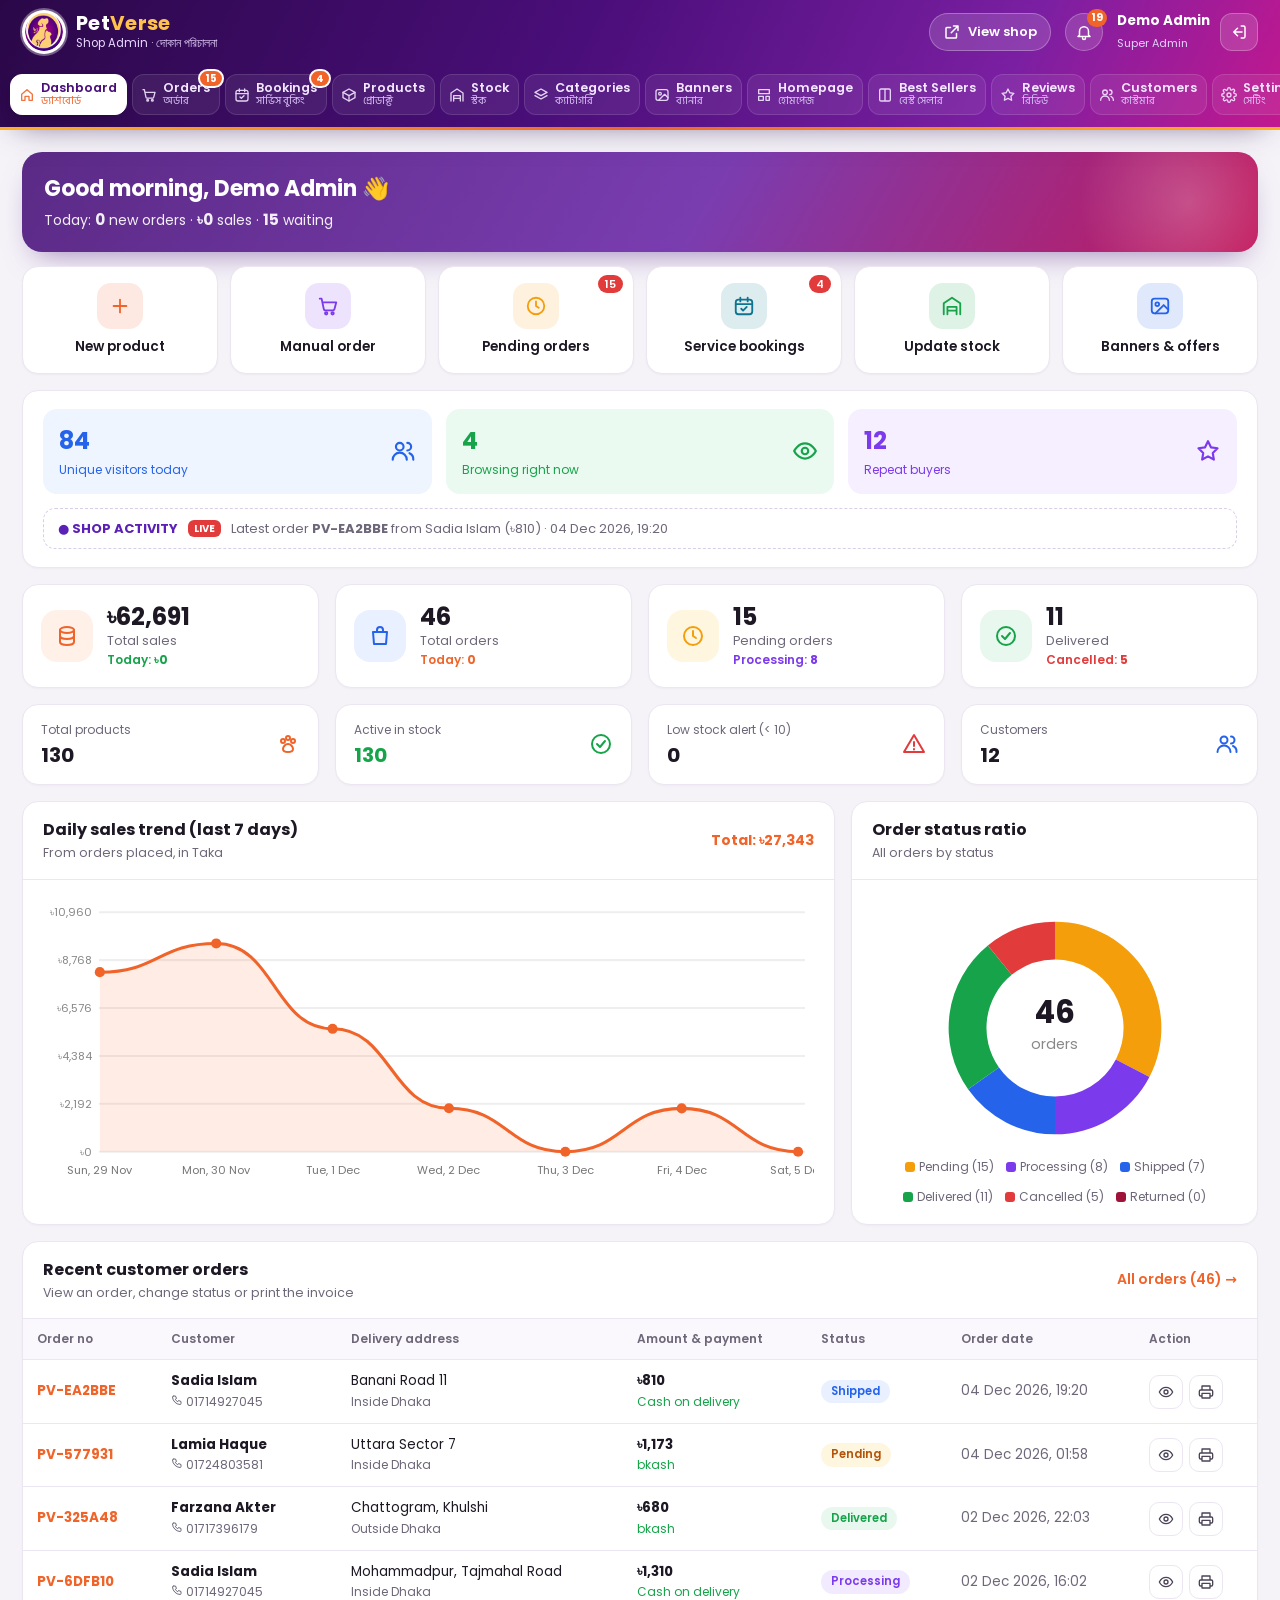
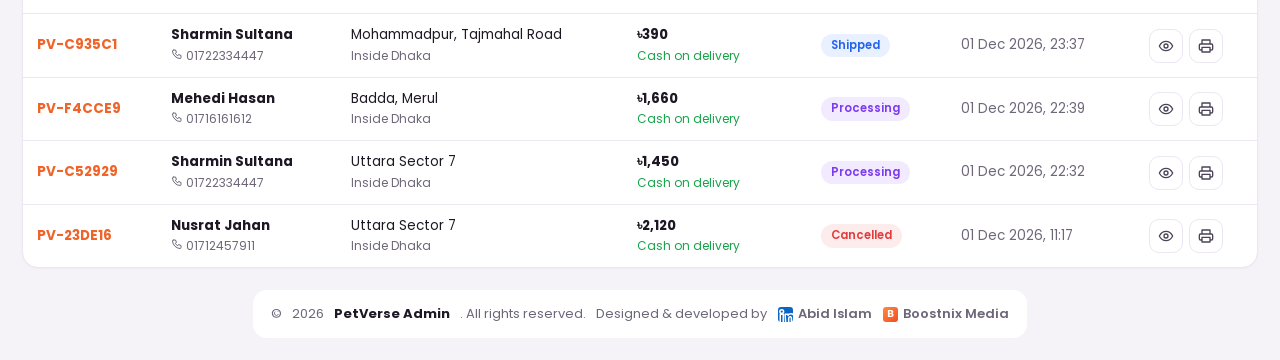
<file: admin/index.html>
<!doctype html>
<html lang="en">
<head>
<meta charset="utf-8">
<meta name="viewport" content="width=device-width,initial-scale=1">
<meta name="robots" content="noindex,nofollow">
<title>PetVerse Admin</title>
<link rel="icon" type="image/png" sizes="192x192" href="../img/icon-192.png"><link rel="apple-touch-icon" href="../apple-touch-icon.png">
<link rel="preconnect" href="https://fonts.googleapis.com"><link rel="preconnect" href="https://fonts.gstatic.com" crossorigin>
<link href="https://fonts.googleapis.com/css2?family=Poppins:wght@400;500;600;700;800&family=Hind+Siliguri:wght@400;500;600;700&display=swap" rel="stylesheet">
<link rel="stylesheet" href="admin.css?v=3.0">
</head>
<body>

<section id="login" class="login-wrap" hidden>
 <form class="login" id="loginForm">
  <img src="../img/logo-mark.webp" alt="PetVerse">
  <h2>PetVerse Admin</h2>
  <p id="loginHint">Sign in to manage your shop · দোকান চালাতে লগইন করুন</p>
  <input name="user" type="hidden" value="" autocomplete="off">
  <input name="pass" type="password" placeholder="Password" autocomplete="current-password" required minlength="8" autofocus>
  <button class="btn" style="width:100%">Sign in</button>
  <div class="err" id="loginErr"></div>
 </form>
</section>

<div id="app" class="app" hidden>
 <header class="hd">
  <div class="hd-in">
   <a class="brand" href="#dashboard"><img src="../img/logo-mark.webp" alt=""><span><b class="notr">Pet<em>Verse</em></b><small>Shop Admin · দোকান পরিচালনা</small></span></a>
   <h1 id="pageTitle" hidden>Dashboard</h1>
   <span class="hd-sp"></span>
   <a class="hd-shop" href="../" target="_blank" rel="noopener"><svg viewBox="0 0 24 24"><path d="M14 4h6v6M20 4l-9 9M18 14v5a1 1 0 0 1-1 1H5a1 1 0 0 1-1-1V7a1 1 0 0 1 1-1h5"/></svg><span>View shop</span></a>
   <div class="bell-wrap"><button class="ic bell" onclick="toggleBell()" aria-label="Notifications"><svg viewBox="0 0 24 24"><path d="M6 16V11a6 6 0 1 1 12 0v5l2 2H4zM10 20a2 2 0 0 0 4 0"/></svg><b id="bellN" hidden>0</b></button><div class="bell-pop" id="bellPop" hidden></div></div>
   <div class="me"><div><b id="meName">Admin</b><small id="meRole">Super Admin</small></div><button class="ic" title="Log out · লগ আউট" onclick="logout()"><svg viewBox="0 0 24 24"><path d="M15 4h3a2 2 0 0 1 2 2v12a2 2 0 0 1-2 2h-3M10 17l-5-5 5-5M5 12h11"/></svg></button></div>
  </div>
  <nav id="nav" class="tnav" aria-label="Admin menu"></nav>
 </header>
 <div class="main">
  <main id="view" class="view"></main>
  <footer class="foot">© <span id="yr"></span> <b>PetVerse Admin</b>. All rights reserved.<span class="sig notr"><span>Designed &amp; developed by</span><a href="https://www.linkedin.com/in/abid-islam-a926ab2b5/" target="_blank" rel="noopener author"><span class="sg-i sg-li"><svg width="9" height="9" viewBox="0 0 24 24" fill="currentColor" aria-hidden="true"><path d="M4.98 3.5a2.5 2.5 0 1 1 0 5 2.5 2.5 0 0 1 0-5zM3 9.5h4V21H3zM9.5 9.5h3.8v1.6h.06c.53-1 1.83-2.06 3.77-2.06 4.03 0 4.77 2.65 4.77 6.1V21h-4v-5.1c0-1.22-.02-2.78-1.7-2.78-1.7 0-1.96 1.33-1.96 2.7V21h-4z"/></svg></span>Abid Islam</a><a href="https://boostnixmedia.com/" target="_blank" rel="noopener"><span class="sg-i sg-bx">B</span>Boostnix Media</a></span></footer>
 </div>
</div>

<nav class="tabbar" id="tabbar">
 <a href="#dashboard" data-r="dashboard"><svg viewBox="0 0 24 24"><path d="M4 11l8-7 8 7v9h-5v-6H9v6H4z"/></svg><span>Home</span></a>
 <a href="#orders" data-r="orders"><svg viewBox="0 0 24 24"><path d="M3 4h2l2.4 11.2a2 2 0 0 0 2 1.6h7.7a2 2 0 0 0 2-1.5L21 8H6"/></svg><span>Orders</span><b id="tbN" hidden></b></a>
 <a href="#product/new" class="add" data-r="product"><svg viewBox="0 0 24 24"><path d="M12 5v14M5 12h14"/></svg><span>Add</span></a>
 <a href="#products" data-r="products"><svg viewBox="0 0 24 24"><path d="M21 8l-9-5-9 5 9 5 9-5zM3 8v8l9 5 9-5V8M12 13v8"/></svg><span>Products</span></a>
 <a href="#bookings" data-r="bookings"><svg viewBox="0 0 24 24"><rect x="3" y="5" width="18" height="16" rx="3"/><path d="M3 10h18M8 3v4M16 3v4"/></svg><span>Bookings</span><b id="tbB" hidden></b></a>
</nav>
<div class="modal" id="modal" hidden><div class="modal-bg" onclick="closeModal()"></div><div class="modal-box" id="modalBox"></div></div>
<div class="toast" id="toast"></div>
<script>window.PV_PREFIX = "pvd"; /* demo storage name: give every shop its own (e.g. "cgd", "llx", "jbz") */</script>
<script src="admin.js?v=3.0"></script>
<script src="bookings.js?v=3.0"></script>
<script src="admin2.js?v=3.0"></script>
<script src="pv-top.js?v=3.0"></script>
<script src="pwd-eye.js?v=1"></script>
</body>
</html>
</file>
<file: admin/admin.css>
[hidden]{display:none!important}
:root{--pu:#5b2a86;--pu2:#7a3db0;--ac:#f0642a;--ac2:#ff8a3d;--mg:#c2185b;--side:#16121d;--side2:#221b2c;--bg:#f5f3f8;--card:#fff;--line:#ebe6f1;--mu:#6e6779;--ink:#1d1824;--gr:#16a34a;--gr2:#e8f8ee;--rd:#e23b3b;--rd2:#fdecec;--yl:#f59e0b;--yl2:#fff6e0;--bl:#2563eb;--bl2:#e9f0ff;--vi:#7c3aed;--vi2:#f2ebff;--r:16px}
*{box-sizing:border-box}html,body{margin:0}body{font:14px/1.5 Poppins,system-ui,sans-serif;background:var(--bg);color:var(--ink)}
button,input,select,textarea{font:inherit;color:inherit}a{color:var(--pu)}svg{width:18px;height:18px;fill:none;stroke:currentColor;stroke-width:2;stroke-linecap:round;stroke-linejoin:round;flex:none}
.demo{background:#ffd54a;color:#3a2a00;text-align:center;padding:7px 12px;font-weight:600;font-size:12.5px;position:relative;z-index:60}
/* login */
.login-wrap{min-height:100vh;display:grid;place-items:center;background:radial-gradient(circle at 20% 10%,#efe4fb,transparent 50%),var(--bg);padding:20px}
.login{width:min(400px,100%);background:#fff;border-radius:24px;padding:30px;box-shadow:0 30px 70px rgba(60,20,90,.14);text-align:center;display:grid;gap:10px}
.login img{width:84px;margin:0 auto}.login h2{margin:0}.login p{margin:0 0 6px;color:var(--mu)}
input,select,textarea{width:100%;padding:10px 12px;border:1px solid var(--line);border-radius:12px;background:#fff;outline:none;transition:.15s}
input:focus,select:focus,textarea:focus{border-color:var(--ac);box-shadow:0 0 0 3px rgba(240,100,42,.12)}textarea{min-height:90px;resize:vertical}
.err{color:var(--rd);min-height:18px;font-size:13px}
/* layout */
.app{display:flex;min-height:100vh}
.side{width:250px;background:var(--side);color:#cfc8da;position:fixed;inset:0 auto 0 0;display:flex;flex-direction:column;z-index:40}
.brand{display:flex;gap:10px;align-items:center;padding:16px 16px 14px;border-bottom:1px solid #2a2333;text-decoration:none}
.brand img{width:42px;height:42px;border-radius:12px;background:#fff;padding:2px}.brand b{display:block;color:#fff;font-size:18px;line-height:1.1}.brand em{font-style:normal;color:var(--ac2)}.brand small{color:#8f86a0;font-size:11px}
#nav{flex:1;overflow-y:auto;padding:12px 10px;scrollbar-width:thin;scrollbar-color:#3a3146 transparent}
.nv{display:flex;align-items:center;gap:11px;padding:9px 12px;border-radius:11px;color:#d6cfe0;text-decoration:none;font-weight:500;font-size:13.5px;margin-bottom:2px;cursor:pointer;border:0;background:none;width:100%;text-align:left}
.nv:hover{background:var(--side2);color:#fff}.nv.on{background:linear-gradient(90deg,rgba(240,100,42,.25),rgba(240,100,42,.08));color:var(--ac2)}
.nv .bd{margin-left:auto;background:var(--ac);color:#fff;font-size:11px;font-weight:700;border-radius:99px;min-width:20px;height:20px;display:grid;place-items:center;padding:0 6px}.nv .live{margin-left:auto;background:var(--gr);color:#fff;font-size:10px;font-weight:700;border-radius:6px;padding:1px 6px}
.nv .chev{margin-left:auto;transition:.2s}.grp.open .chev{transform:rotate(180deg)}
.sub{display:none;padding:2px 0 6px 16px;border-left:1px solid #2f2738;margin:0 0 4px 22px}.grp.open .sub{display:block}.sub .nv{font-size:13px;padding:7px 10px}
.nv.store{color:#6ab0ff}
.me{display:flex;align-items:center;justify-content:space-between;padding:14px 16px;border-top:1px solid #2a2333}.me b{color:#fff;display:block;font-size:13.5px}.me small{color:#8f86a0;font-size:11.5px}
.ic{border:0;background:none;cursor:pointer;width:38px;height:38px;border-radius:12px;display:grid;place-items:center;color:inherit}.me .ic{color:#ff6b6b}
.main{flex:1;margin-left:250px;min-width:0;display:flex;flex-direction:column}
.topbar{position:sticky;top:0;z-index:30;background:rgba(255,255,255,.92);backdrop-filter:blur(8px);border-bottom:1px solid var(--line);display:flex;align-items:center;gap:12px;padding:12px 26px}
.topbar h1{font-size:19px;margin:0;flex:1;white-space:nowrap;overflow:hidden;text-overflow:ellipsis}.menu{display:none}
.ai-btn{display:flex;gap:7px;align-items:center;border:0;border-radius:99px;padding:8px 16px;background:linear-gradient(90deg,#7c3aed,#c026d3);color:#fff;font-weight:600;cursor:pointer;box-shadow:0 6px 18px rgba(124,58,237,.35)}.ai-btn i{width:7px;height:7px;border-radius:50%;background:#4ade80}
.bell-wrap{position:relative}.bell{background:#fff;border:1px solid var(--line);border-radius:50%}.bell b{position:absolute;top:-4px;right:-4px;background:var(--ac);color:#fff;font-size:10.5px;min-width:18px;height:18px;border-radius:99px;display:grid;place-items:center;padding:0 4px}
.bell-pop{position:absolute;right:0;top:46px;width:320px;background:#fff;border:1px solid var(--line);border-radius:16px;box-shadow:0 20px 50px rgba(0,0,0,.15);padding:8px;max-height:420px;overflow:auto}
.bell-pop a{display:flex;gap:10px;padding:10px;border-radius:10px;text-decoration:none;color:var(--ink);font-size:13px}.bell-pop a:hover{background:var(--bg)}.bell-pop small{color:var(--mu);display:block}
.view{padding:24px 26px;flex:1}
.foot{margin:0 26px 22px;background:#fff;border-radius:14px;padding:14px 18px;display:flex;justify-content:space-between;gap:10px;flex-wrap:wrap;color:var(--mu);font-size:13px}.foot b{color:var(--ink)}
/* common */
.ph{display:flex;align-items:flex-start;justify-content:space-between;gap:14px;flex-wrap:wrap;margin-bottom:18px}.ph h2{margin:0;font-size:20px}.ph p{margin:2px 0 0;color:var(--mu);font-size:13px}
.crumb{font-size:12.5px;color:var(--mu);margin-bottom:6px}.crumb b{color:var(--ac)}
.card{background:var(--card);border:1px solid var(--line);border-radius:var(--r);box-shadow:0 1px 2px rgba(20,10,30,.03)}
.card-h{display:flex;justify-content:space-between;align-items:center;gap:12px;padding:16px 20px;border-bottom:1px solid var(--line);flex-wrap:wrap}.card-h h3{margin:0;font-size:16px}.card-h p{margin:2px 0 0;color:var(--mu);font-size:12.5px}
.card-b{padding:18px 20px}
.btn{display:inline-flex;align-items:center;justify-content:center;gap:7px;border:0;border-radius:12px;padding:10px 16px;background:linear-gradient(90deg,var(--ac),var(--ac2));color:#fff;font-weight:600;cursor:pointer;text-decoration:none;white-space:nowrap;box-shadow:0 6px 16px rgba(240,100,42,.25)}
.btn.s{padding:7px 12px;font-size:13px;border-radius:10px;box-shadow:none}.btn.w{background:#fff;color:var(--ink);border:1px solid var(--line);box-shadow:none}.btn.dk{background:#1d1824;box-shadow:none}.btn.gr{background:var(--gr);box-shadow:none}.btn.rd{background:#fff;color:var(--rd);border:1px solid #f6caca;box-shadow:none}.btn.vi{background:linear-gradient(90deg,#7c3aed,#c026d3);box-shadow:none}
.btn:disabled{opacity:.6;cursor:wait}
.grid{display:grid;gap:16px}.g4{grid-template-columns:repeat(4,1fr)}.g3{grid-template-columns:repeat(3,1fr)}.g2{grid-template-columns:repeat(2,1fr)}.g21{grid-template-columns:2fr 1fr}
.stat{display:flex;gap:14px;align-items:center;padding:18px}.stat .ico{width:52px;height:52px;border-radius:16px;display:grid;place-items:center;flex:none}.stat .ico svg{width:24px;height:24px}
.stat b{font-size:24px;display:block;line-height:1.2}.stat small{color:var(--mu);font-size:12.5px;display:block}.stat em{font-style:normal;font-size:12px;font-weight:600}
.mini{padding:14px 18px;display:flex;justify-content:space-between;align-items:center}.mini small{color:var(--mu);font-size:12px}.mini b{font-size:20px;display:block}
.vis{display:grid;grid-template-columns:repeat(3,1fr);gap:14px}.vis>div{border-radius:14px;padding:14px 16px;display:flex;justify-content:space-between;align-items:center}.vis b{font-size:24px;display:block}.vis small{font-size:12px}
.feed{margin-top:14px;border:1px dashed #d8cfe6;border-radius:12px;padding:10px 14px;font-size:13px;color:var(--mu);display:flex;gap:10px;align-items:center}.feed .lv{background:var(--rd);color:#fff;font-size:10px;font-weight:700;border-radius:6px;padding:1px 6px}
.tbl{width:100%;border-collapse:collapse}.tbl th{text-align:left;font-size:12px;color:var(--mu);font-weight:600;padding:11px 14px;background:#faf8fc;border-bottom:1px solid var(--line);white-space:nowrap}
.tbl td{padding:11px 14px;border-bottom:1px solid var(--line);vertical-align:middle;font-size:13.5px}.tbl tr:last-child td{border-bottom:0}.tbl tr:hover td{background:#fdfbff}
.tw{overflow-x:auto}.tbl .th{width:52px;height:52px;border-radius:12px;object-fit:contain;background:#f6f2fa;display:block}.tbl .ph0{width:52px;height:52px;border-radius:12px;background:#f3eefa;display:grid;place-items:center;font-size:10px;color:var(--mu);text-align:center;line-height:1.1;padding:2px}
.on-no{color:var(--ac);font-weight:700}.mu{color:var(--mu)}.sm{font-size:12px}.b{font-weight:600}
.pill{display:inline-block;font-size:11.5px;font-weight:600;border-radius:99px;padding:3px 10px;white-space:nowrap}
.st-pending{background:var(--yl2);color:#b45309}.st-processing{background:var(--vi2);color:var(--vi)}.st-shipped{background:var(--bl2);color:var(--bl)}.st-delivered{background:var(--gr2);color:var(--gr)}.st-cancelled,.st-returned{background:var(--rd2);color:var(--rd)}
.tag{display:inline-block;font-size:11px;font-weight:600;border-radius:7px;padding:2px 8px;background:#f2eef7;color:#4b4357;margin:1px}.tag.o{background:#fff0e8;color:var(--ac)}.tag.r{background:var(--rd2);color:var(--rd)}.tag.g{background:var(--gr2);color:var(--gr)}.tag.v{background:var(--vi2);color:var(--vi)}
.disc{background:var(--ac);color:#fff;font-size:10.5px;font-weight:700;border-radius:5px;padding:1px 5px;margin-left:4px}
.acts{display:flex;gap:6px}.acts button,.acts a{width:34px;height:34px;border-radius:10px;border:1px solid var(--line);background:#fff;display:grid;place-items:center;cursor:pointer;color:#4b4357}.acts .dl{color:var(--rd);background:#fff6f6;border-color:#fbe1e1}.acts svg{width:16px;height:16px}
.filters{display:flex;gap:8px;flex-wrap:wrap;align-items:center}.filters input,.filters select{width:auto;min-width:140px;padding:8px 11px;font-size:13px}
.tabs{display:flex;gap:6px;flex-wrap:wrap}.tabs button{border:1px solid var(--line);background:#fff;border-radius:99px;padding:7px 14px;cursor:pointer;font-size:13px;font-weight:500}.tabs button.on{background:var(--ink);color:#fff;border-color:var(--ink)}.tabs small{opacity:.6;margin-left:4px}
.empty{padding:40px;text-align:center;color:var(--mu)}
.fld{display:grid;gap:6px}.fld label,.lbl{font-size:12.5px;font-weight:600;color:#3d3547}.fld .hint,.hint{font-size:12px;color:var(--mu)}.fld label i{font-style:normal;color:var(--mu);font-weight:400}
.form{display:grid;gap:16px}.row{display:grid;gap:14px}.r2{grid-template-columns:1fr 1fr}.r3{grid-template-columns:repeat(3,1fr)}.r4{grid-template-columns:repeat(4,1fr)}.r31{grid-template-columns:3fr 1fr}
.box{border:1px solid var(--line);border-radius:14px;padding:16px;background:#fcfbfe}
.chk{display:flex;gap:18px;flex-wrap:wrap;background:#faf7f2;border-radius:12px;padding:12px 14px}.chk label{display:flex;gap:8px;align-items:center;font-weight:500;cursor:pointer}.chk input{width:18px;height:18px;accent-color:var(--ac)}
.sw{position:relative;display:inline-block;width:44px;height:24px;flex:none;vertical-align:middle}.sw input{opacity:0;width:0;height:0}.sw span{position:absolute;inset:0;background:#d8d2e0;border-radius:99px;transition:.2s;cursor:pointer}.sw span:before{content:"";position:absolute;width:18px;height:18px;left:3px;top:3px;background:#fff;border-radius:50%;transition:.2s}.sw input:checked+span{background:var(--gr)}.sw input:checked+span:before{transform:translateX(20px)}
.swrow{display:flex;justify-content:space-between;align-items:center;gap:14px;padding:12px 0;border-bottom:1px solid var(--line)}.swrow:last-child{border-bottom:0}.swrow small{display:block;color:var(--mu);font-size:12px}
.chips{display:flex;gap:6px;flex-wrap:wrap;align-items:center}.chip{display:inline-flex;align-items:center;gap:6px;border:1px solid var(--line);background:#fff;border-radius:9px;padding:4px 9px;font-size:12.5px;cursor:pointer}.chip i{width:10px;height:10px;border-radius:50%;border:1px solid #0002}.chip.on{border-color:var(--ac);background:#fff3ec}.chip .x{color:var(--rd);font-weight:700}
.gal{border:1px solid var(--line);border-radius:14px;padding:14px;background:#fff;display:grid;grid-template-columns:96px 1fr;gap:14px;align-items:start}.gal .pv{width:96px;height:96px;border-radius:12px;background:#f3eefa;overflow:hidden;display:grid;place-items:center;color:var(--mu);font-size:11px}.gal .pv img{width:100%;height:100%;object-fit:contain;background:#fff}
.add-more{border:2px dashed var(--ac);color:var(--ac);background:#fff8f4;border-radius:12px;padding:10px 16px;font-weight:700;cursor:pointer}
.aibox{display:flex;justify-content:space-between;align-items:center;gap:12px;background:linear-gradient(90deg,#f6efff,#fdf0ff);border:1px solid #e6d5fb;border-radius:14px;padding:14px 16px}.aibox b{color:#5b21b6}.aibox small{display:block;color:#7c3aed}
.note{background:var(--bl2);color:#1e3a8a;border-radius:12px;padding:12px 14px;font-size:13px}.note.g{background:var(--gr2);color:#14532d}.note.y{background:var(--yl2);color:#7c4a03}
.qn{display:flex;gap:6px;align-items:center}.qn button{width:30px;height:30px;border-radius:9px;border:1px solid var(--line);background:#fff;cursor:pointer}.qn input{width:70px;text-align:center;padding:6px}
.ban{display:grid;grid-template-columns:repeat(auto-fill,minmax(280px,1fr));gap:16px}.ban .card img{width:100%;aspect-ratio:16/7;object-fit:cover;border-radius:14px 14px 0 0;display:block;background:#f3eefa}
.bars{display:flex;align-items:flex-end;gap:6px;height:200px;padding-top:10px}.bars div{flex:1;background:linear-gradient(var(--ac2),var(--ac));border-radius:6px 6px 0 0;min-height:2px;position:relative}.bars div:hover:after{content:attr(data-t);position:absolute;bottom:100%;left:50%;transform:translateX(-50%);background:#1d1824;color:#fff;font-size:11px;padding:3px 7px;border-radius:6px;white-space:nowrap}
.hbar{display:grid;grid-template-columns:150px 1fr 90px;gap:10px;align-items:center;font-size:13px;margin:8px 0}.hbar i{display:block;height:10px;border-radius:99px;background:linear-gradient(90deg,var(--pu2),var(--ac))}
.legend{display:flex;gap:12px;flex-wrap:wrap;justify-content:center;font-size:12px;color:var(--mu)}.legend i{display:inline-block;width:10px;height:10px;border-radius:3px;margin-right:4px;vertical-align:-1px}
/* modal + toast */
.modal{position:fixed;inset:0;z-index:80;display:grid;place-items:center;padding:16px}.modal-bg{position:absolute;inset:0;background:rgba(22,12,32,.5)}
.modal-box{position:relative;background:#fff;border-radius:20px;width:min(720px,100%);max-height:92vh;overflow:auto;box-shadow:0 30px 80px rgba(0,0,0,.3)}
.modal-box.wide{width:min(980px,100%)}.mh{display:flex;justify-content:space-between;align-items:center;padding:16px 20px;border-bottom:1px solid var(--line);position:sticky;top:0;background:#fff;z-index:2}.mh h3{margin:0;font-size:17px}.mb{padding:18px 20px}.mf{display:flex;gap:8px;justify-content:flex-end;padding:14px 20px;border-top:1px solid var(--line);position:sticky;bottom:0;background:#fff}
.toast{position:fixed;left:50%;bottom:26px;transform:translate(-50%,20px);background:#1d1824;color:#fff;padding:11px 18px;border-radius:12px;opacity:0;transition:.3s;pointer-events:none;z-index:99;font-size:13.5px}.toast.on{opacity:1;transform:translate(-50%,0)}
.pick{max-height:320px;overflow:auto;border:1px solid var(--line);border-radius:12px}.pick label{display:flex;gap:10px;align-items:center;padding:8px 12px;border-bottom:1px solid var(--line);cursor:pointer;font-size:13px}.pick input{width:16px;height:16px}
.kv{display:grid;grid-template-columns:140px 1fr;gap:6px 12px;font-size:13.5px}.kv span{color:var(--mu)}
@media(max-width:1200px){.g4{grid-template-columns:repeat(2,1fr)}.r4{grid-template-columns:1fr 1fr}}
@media(max-width:960px){.side{transform:translateX(-100%);transition:.25s}.nav-open .side{transform:none}.nav-open .shade{position:fixed;inset:0;background:rgba(0,0,0,.4);z-index:35}.main{margin-left:0}.menu{display:grid}.g21,.g3,.g2{grid-template-columns:1fr}.vis{grid-template-columns:1fr}.topbar{padding:10px 14px}.view{padding:16px 14px}.foot{margin:0 14px 16px}}
@media(max-width:640px){.g4{grid-template-columns:1fr 1fr}.r2,.r3,.r4,.r31{grid-template-columns:1fr}.ai-btn{padding:8px 11px;font-size:0;gap:0}.ai-btn svg{width:18px;height:18px}.ai-btn i{display:none}.stat{padding:14px;gap:10px}.stat .ico{width:42px;height:42px}.stat b{font-size:19px}.gal{grid-template-columns:72px 1fr}.gal .pv{width:72px;height:72px}.hbar{grid-template-columns:100px 1fr 70px}.kv{grid-template-columns:110px 1fr}}
@media print{.side,.topbar,.foot,.demo{display:none}.main{margin:0}}
.is-demo .side{top:0}.is-demo .topbar{top:0}
.stat em b{display:inline;font-size:inherit;line-height:inherit}.stat em{display:block}.row{align-items:start}
.tbl td:first-child a,.tbl td:first-child b{white-space:nowrap}

.lang-btn{border:1.5px solid #e6dff0;background:#fff;border-radius:999px;padding:7px 13px;font:600 13px "Hind Siliguri",Poppins,sans-serif;cursor:pointer;color:#3a2a55;margin-left:auto}
.lang-btn+.ai-btn{margin-left:0}
html[lang=bn] body{font-family:Poppins,"Hind Siliguri",sans-serif}
html[lang=bn] button,html[lang=bn] input,html[lang=bn] select,html[lang=bn] textarea{font-family:inherit}

/* ---- easy dashboard + phone tab bar ---- */
.hello{display:flex;align-items:center;justify-content:space-between;gap:12px;margin-bottom:14px;padding:20px 22px;border-radius:20px;color:#fff;background:linear-gradient(120deg,var(--pu),var(--pu2) 55%,var(--mg));box-shadow:0 14px 30px -14px rgba(91,42,134,.6);position:relative;overflow:hidden}
.hello:after{content:"";position:absolute;right:-40px;top:-60px;width:220px;height:220px;border-radius:50%;background:radial-gradient(circle,rgba(255,255,255,.22),transparent 70%)}
.hello h2{margin:0;font-size:22px}.hello p{margin:4px 0 0;opacity:.92;font-size:14px}.hello b{font-size:15px}
.qa{display:grid;grid-template-columns:repeat(6,1fr);gap:12px;margin-bottom:16px}
.qa-b{position:relative;display:flex;flex-direction:column;align-items:center;gap:8px;padding:16px 8px;border-radius:16px;border:1px solid var(--line);background:#fff;cursor:pointer;font-weight:600;font-size:13.5px;color:var(--ink);transition:.15s;box-shadow:0 1px 2px rgba(20,10,30,.04)}
.qa-b:hover{transform:translateY(-2px);box-shadow:0 10px 22px -12px var(--c);border-color:var(--c)}
.qa-b i{width:46px;height:46px;border-radius:14px;display:grid;place-items:center;background:color-mix(in srgb,var(--c) 14%,#fff);color:var(--c)}
.qa-b i svg{width:22px;height:22px}
.qa-b em{position:absolute;top:8px;right:10px;font-style:normal;background:var(--rd);color:#fff;border-radius:99px;font-size:11px;padding:1px 7px}
.tabbar{display:none}
@media(max-width:1200px){.qa{grid-template-columns:repeat(3,1fr)}}
@media(max-width:960px){
 .tabbar{display:flex;position:fixed;left:0;right:0;bottom:0;z-index:34;background:#fff;border-top:1px solid var(--line);box-shadow:0 -8px 24px -12px rgba(30,10,60,.2);padding:6px 4px calc(6px + env(safe-area-inset-bottom))}
 .tabbar a{flex:1;display:flex;flex-direction:column;align-items:center;gap:2px;color:var(--mu);text-decoration:none;font-size:11.5px;font-weight:600;position:relative;padding:4px 0}
 .tabbar a svg{width:22px;height:22px}.tabbar a.on{color:var(--ac)}
 .tabbar a.add svg{width:26px;height:26px;color:#fff;background:linear-gradient(135deg,var(--ac),var(--ac2));border-radius:50%;padding:9px;box-sizing:content-box;margin-top:-22px;box-shadow:0 8px 18px -6px rgba(240,100,42,.7)}
 .tabbar b{position:absolute;top:0;left:55%;background:var(--rd);color:#fff;border-radius:99px;font-size:10px;padding:0 6px;line-height:16px}
 .main{padding-bottom:76px}.toast{bottom:88px!important}
}
@media(max-width:640px){.qa{grid-template-columns:repeat(3,1fr);gap:8px}.qa-b{padding:12px 4px;font-size:12px}.qa-b i{width:40px;height:40px}.hello{padding:16px}.hello h2{font-size:18px}}
html[lang=bn] body{font-size:14.5px}html[lang=bn] .nv{font-size:14.5px}
@media(max-width:640px){.vis{grid-template-columns:repeat(3,1fr)!important;gap:8px}.vis>div{flex-direction:column;align-items:flex-start;gap:4px;padding:10px}.vis>div svg{display:none}.vis b{font-size:20px}.vis small{font-size:11px;line-height:1.3}}

.sig{display:inline-flex;flex-wrap:wrap;align-items:center;gap:.3rem .7rem}
.sig a{display:inline-flex;align-items:center;gap:.3rem;font-weight:600;color:inherit;text-decoration:none}.sig a:hover{text-decoration:underline}
.sig .sg-i{width:15px;height:15px;border-radius:3px;display:grid;place-items:center;flex-shrink:0;color:#fff;font:700 9.5px/1 system-ui,sans-serif}
.sig .sg-li{background:#0a66c2}.sig .sg-bx{background:linear-gradient(135deg,#ff8a3d,#f04e23)}

body:has(#login:not([hidden])) #tabbar,body:has(#login:not([hidden])) .fab{display:none!important}
/* service bookings */
.bk-list{display:grid;grid-template-columns:repeat(auto-fill,minmax(340px,1fr));gap:14px}
.card.bk{padding:16px 18px;border-left:5px solid var(--c);display:flex;flex-direction:column;gap:10px}
.bk-top{display:flex;justify-content:space-between;gap:12px;align-items:flex-start}
.bk-n{font-size:16px}
.bk-when{text-align:center;background:#f6f1ff;border-radius:12px;padding:7px 11px;min-width:92px;flex:none}
.bk-when b{display:block;color:#5b21b6;font-size:14px}.bk-when small{color:#7c6a99;font-size:11px;display:block;line-height:1.3}
.bk-info{display:flex;flex-wrap:wrap;gap:6px 14px;font-size:13.5px;color:#3d3550}
.bk-info span{display:inline-flex;align-items:center;gap:5px}.bk-info svg{stroke:currentColor;fill:none;stroke-width:2;color:#8b7fa6}
.bk-note{margin:0;background:#faf7ff;border-radius:10px;padding:8px 11px;font-size:13px;color:#4b4060}
.bk-note.adm{background:#fff8e6;color:#7a5a00}
.bk-act{display:flex;flex-wrap:wrap;gap:8px;margin-top:2px}
.bk-act .btn{text-decoration:none}
@media(max-width:760px){.bk-list{grid-template-columns:1fr}.bk-stats{grid-template-columns:1fr 1fr!important}.bk-act .btn{flex:1 1 auto;justify-content:center}}
/* ===== v3: own PetVerse layout, menu on top (like Kazi Office) ===== */
.app{display:block}
.side,.shade,.topbar,.lang-btn,.ai-btn{display:none!important}
.main{margin-left:0!important;min-height:calc(100vh - 140px)}
.hd{position:sticky;top:0;z-index:40;background:linear-gradient(115deg,#2a0848 0%,#4a0e7a 45%,#7b1fa2 78%,#c2188f 100%);color:#fff;box-shadow:0 10px 30px -18px rgba(40,8,70,.7)}
.hd::after{content:"";display:block;height:3px;background:linear-gradient(90deg,#ffb020,#f0642a,#ffb020)}
.hd-in{max-width:1360px;margin:0 auto;display:flex;align-items:center;gap:14px;padding:10px 22px 8px}
.hd .brand{display:flex;align-items:center;gap:10px;text-decoration:none;color:#fff;padding:0;border:0}
.hd .brand img{width:44px;height:44px;border-radius:50%;background:#fff;padding:3px;box-shadow:0 0 0 2px rgba(255,255,255,.35)}
.hd .brand b{display:block;font-size:20px;letter-spacing:.3px;color:#fff}.hd .brand b em{font-style:normal;color:#ffc24a}
.hd .brand small{display:block;font-size:11.5px;color:#e9d8ff;margin-top:1px}
.hd-sp{flex:1}
.hd-shop{display:inline-flex;align-items:center;gap:7px;color:#fff;text-decoration:none;font-size:13px;font-weight:600;background:rgba(255,255,255,.14);border:1px solid rgba(255,255,255,.28);padding:8px 13px;border-radius:99px}
.hd-shop:hover{background:rgba(255,255,255,.24)}
.hd svg{width:18px;height:18px;stroke:currentColor;fill:none;stroke-width:2;stroke-linecap:round;stroke-linejoin:round}
.hd .ic{color:#fff;background:rgba(255,255,255,.14);border:1px solid rgba(255,255,255,.25)}
.hd .ic:hover{background:rgba(255,255,255,.25)}
.hd .bell-pop{color:var(--ink)}
.hd .me{display:flex;align-items:center;gap:10px;padding:0;border:0;background:none}
.hd .me b{color:#fff;font-size:13.5px;display:block}.hd .me small{color:#e3d2fb;font-size:11px}
.tnav{max-width:1360px;margin:0 auto;display:flex;gap:6px;padding:4px 18px 10px;overflow-x:auto;scrollbar-width:none;flex-wrap:wrap}
.tnav::-webkit-scrollbar{display:none}
.tn{position:relative;display:flex;align-items:center;gap:8px;padding:7px 13px 7px 10px;border-radius:12px;color:#f3e8ff;text-decoration:none;background:rgba(255,255,255,.07);border:1px solid rgba(255,255,255,.12);transition:.18s;white-space:nowrap;flex:none}
.tn svg{width:18px;height:18px;stroke:currentColor;fill:none;stroke-width:2;opacity:.9}
.tn span{display:flex;flex-direction:column;line-height:1.15}
.tn b{font-size:13px;font-weight:600}.tn small{font-size:10.5px;color:#d9c3f5;font-family:"Hind Siliguri",Poppins,sans-serif}
.tn:hover{background:rgba(255,255,255,.17)}
.tn.on{background:#fff;color:#4a0e7a;border-color:#fff;box-shadow:0 6px 16px -8px rgba(0,0,0,.45)}
.tn.on small{color:#f0642a}.tn.on svg{color:#f0642a}
.tn em{position:absolute;top:-6px;right:-5px;background:#f0642a;color:#fff;font-style:normal;font-size:10.5px;font-weight:700;min-width:19px;height:19px;border-radius:99px;display:grid;place-items:center;padding:0 5px;border:2px solid #fff}
.view{max-width:1360px;margin:0 auto;padding:22px}
.foot{max-width:1316px;margin:0 auto 22px}
.ph h2 .bn,.ph h2 span.bn{font-family:"Hind Siliguri",Poppins,sans-serif;font-weight:600;font-size:.72em;color:var(--ac);margin-left:6px;background:#fff1e8;padding:2px 10px;border-radius:99px;vertical-align:middle}
.stabs{display:flex;gap:8px;flex-wrap:wrap;margin:0 0 16px}
.stabs a{display:flex;flex-direction:column;line-height:1.2;text-decoration:none;color:var(--ink);background:#fff;border:1px solid var(--line);border-radius:12px;padding:8px 14px}
.stabs a b{font-size:13px;font-weight:600}.stabs a small{font-size:11px;color:var(--mu);font-family:"Hind Siliguri",Poppins,sans-serif}
.stabs a.on{background:#4a0e7a;border-color:#4a0e7a;color:#fff}.stabs a.on small{color:#ffc24a}
button[onclick^="sendCourier"],.qa-b[onclick*="courier"]{display:none!important}
@media(max-width:960px){
 .hd-in{padding:9px 14px 6px;gap:8px}
 .hd .brand img{width:38px;height:38px}.hd .brand b{font-size:17px}.hd .brand small{font-size:10.5px}
 .hd-shop span,.hd .me>div{display:none}
 .hd-shop{padding:8px}
 .tnav{flex-wrap:nowrap;padding:4px 12px 9px;gap:6px;scroll-padding-inline:12px}
 .tn{padding:6px 11px 6px 9px}.tn b{font-size:12.5px}
 .view{padding:16px 14px}
 .ph h2 .bn{display:inline-block;margin:4px 0 0}
}
@media print{.hd{display:none}}
.bkp .card-b{display:flex;flex-direction:column;gap:10px;align-items:flex-start}
.bkp h3{margin:4px 0 0;font-size:18px}.bkp h3 small{font-family:"Hind Siliguri",Poppins,sans-serif;font-size:13px;color:var(--ac);font-weight:600;margin-left:6px}
.bkp p{margin:0;line-height:1.6}.bnl{display:block;margin-top:6px;font-family:"Hind Siliguri",Poppins,sans-serif;color:#4b4060}
.bkp-i{width:52px;height:52px;border-radius:14px;display:grid;place-items:center}.bkp-i svg{width:26px;height:26px;stroke:currentColor;fill:none;stroke-width:2}
.bkp .btn{text-decoration:none}
@media(min-width:961px){
 .tnav{flex-wrap:nowrap;gap:5px;justify-content:space-between;padding:4px 16px 10px}
 .tn{padding:6px 9px 6px 8px;gap:6px;flex:1 1 auto;justify-content:center}
 .tn svg{width:16px;height:16px}
 .tn b{font-size:12.5px}.tn small{font-size:11px}
}
@media(min-width:961px) and (max-width:1250px){.tn svg{display:none}.tn{padding:6px 8px}}
</file>
